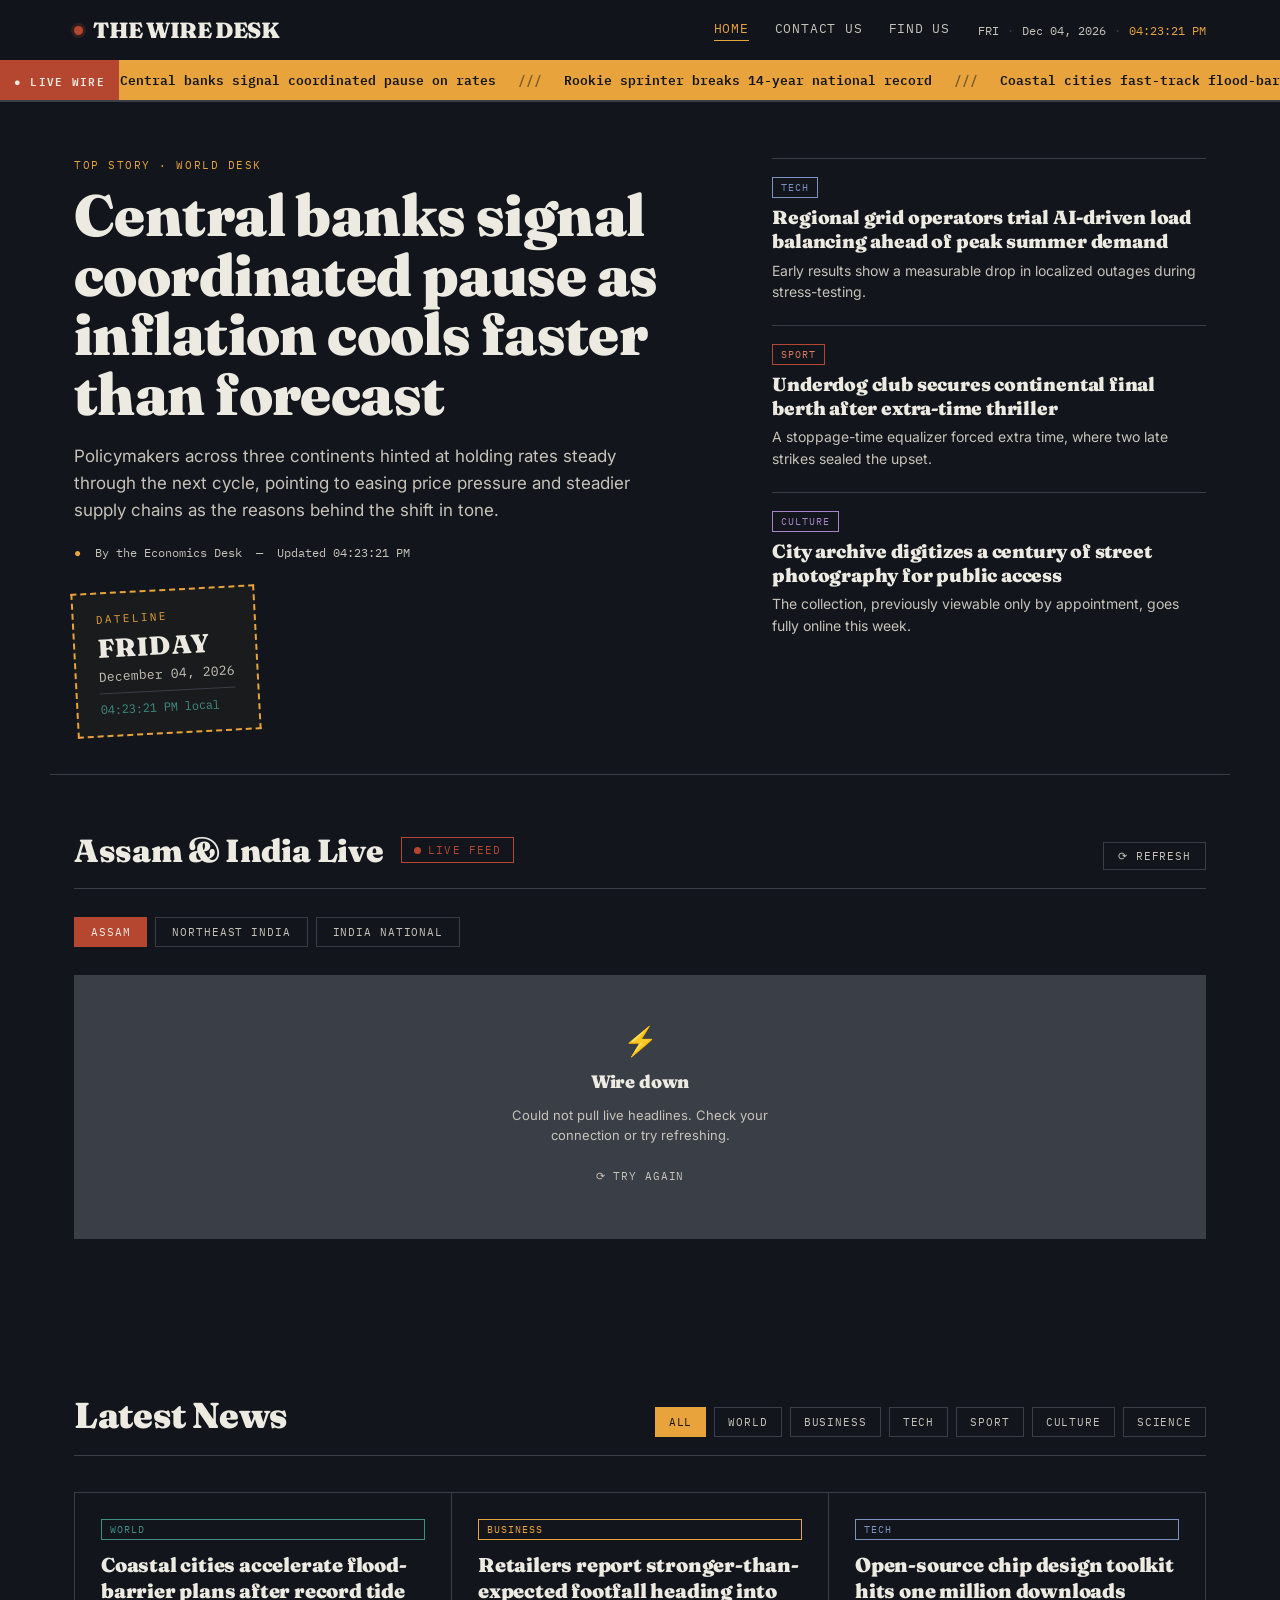
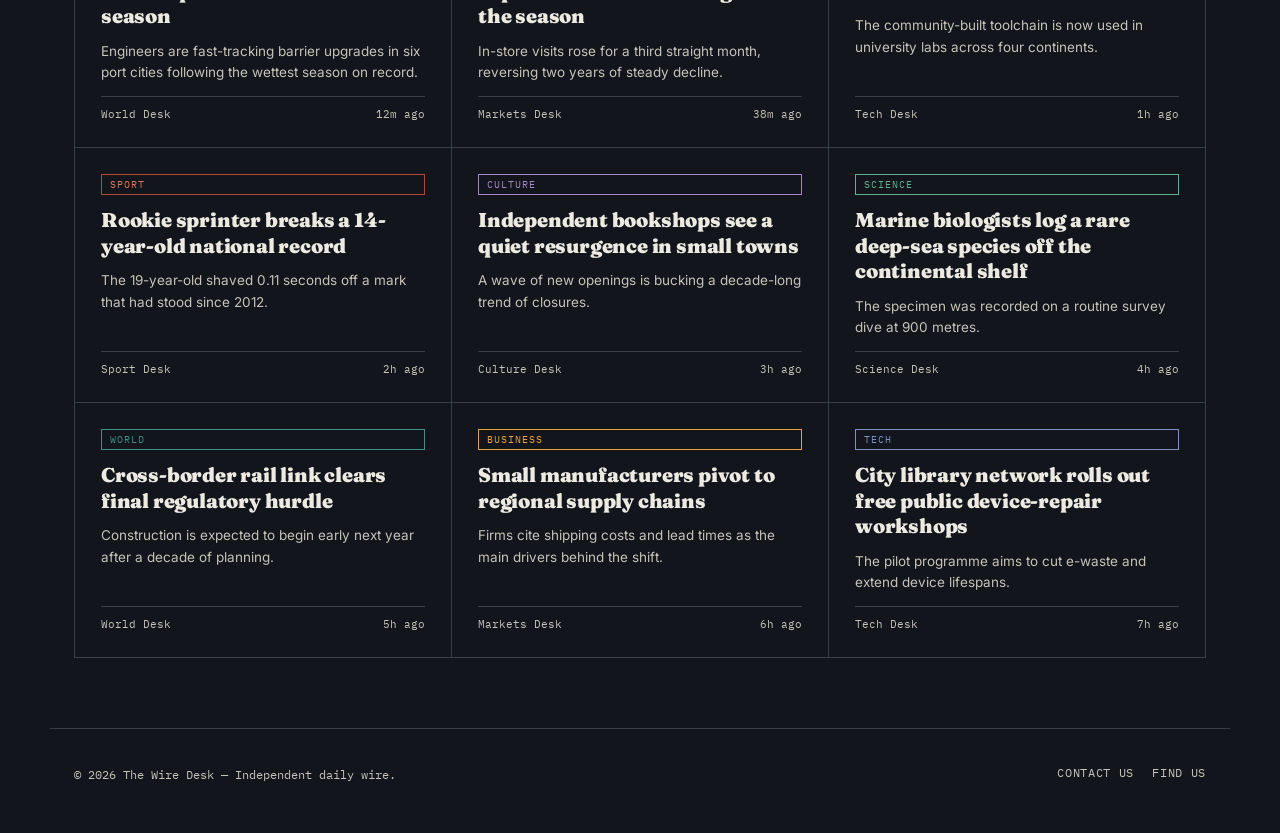
<file: index.html>
<!DOCTYPE html>
<html lang="en">
<head>
<meta charset="UTF-8">
<meta name="viewport" content="width=device-width, initial-scale=1.0">
<title>The Wire Desk — Live News Wire</title>
<meta name="description" content="Independent daily news wire — latest headlines across World, Business, Tech, Sport, Culture and Science.">
<link rel="preconnect" href="https://fonts.googleapis.com">
<link rel="preconnect" href="https://fonts.gstatic.com" crossorigin>
<link href="https://fonts.googleapis.com/css2?family=Fraunces:opsz,wght@9..144,500;9..144,600;9..144,900&family=Inter:wght@400;500;600;700&family=IBM+Plex+Mono:wght@400;500;600&display=swap" rel="stylesheet">
<link rel="stylesheet" href="styles.css">
<style>
/* ── Live India / Assam section extras ── */
.live-section-head {
  display:flex; justify-content:space-between; align-items:flex-end;
  margin-bottom:28px; border-bottom:1px solid var(--ash); padding-bottom:18px;
  gap:16px; flex-wrap:wrap;
}
.live-section-head h2 { font-size:clamp(22px,3vw,32px); }
.live-badge {
  display:inline-flex; align-items:center; gap:7px;
  font-family:'IBM Plex Mono',monospace; font-size:11px; letter-spacing:0.1em;
  text-transform:uppercase; color:var(--brick); border:1px solid var(--brick);
  padding:5px 12px;
}
.live-badge .blink { width:7px; height:7px; border-radius:50%; background:var(--brick);
  animation:pulse 1.5s ease-in-out infinite; }

.refresh-btn {
  font-family:'IBM Plex Mono',monospace; font-size:11px; letter-spacing:0.08em;
  text-transform:uppercase; background:none; border:1px solid var(--ash);
  color:var(--paper-dim); padding:6px 14px; cursor:pointer;
  transition:border-color .2s, color .2s;
}
.refresh-btn:hover { border-color:var(--amber); color:var(--amber); }
.refresh-btn:disabled { opacity:0.4; cursor:not-allowed; }

/* region tabs */
.region-tabs { display:flex; gap:8px; margin-bottom:28px; flex-wrap:wrap; }
.rtab {
  font-family:'IBM Plex Mono',monospace; font-size:11px; letter-spacing:0.08em;
  text-transform:uppercase; background:none; border:1px solid var(--ash);
  color:var(--paper-dim); padding:7px 16px; cursor:pointer; transition:all .2s;
}
.rtab.active { background:var(--brick); border-color:var(--brick); color:var(--paper); }
.rtab:hover:not(.active) { border-color:var(--brick); color:#d97a5f; }

/* live news grid */
.live-grid {
  display:grid; grid-template-columns:repeat(3,1fr); gap:1px;
  background:var(--ash); border:1px solid var(--ash); min-height:260px;
}
.live-card {
  background:var(--ink); padding:24px; display:flex; flex-direction:column; gap:10px;
  transition:background .25s, transform .25s, box-shadow .25s; position:relative;
}
.live-card:hover {
  background:var(--panel); transform:translateY(-4px);
  box-shadow:0 12px 28px -12px rgba(0,0,0,0.55);
}
.live-card h3 { font-size:18px; line-height:1.3; }
.live-card p { color:var(--paper-dim); font-size:13px; line-height:1.6; margin:0; flex-grow:1; }
.live-card .lc-meta {
  display:flex; justify-content:space-between; align-items:center;
  font-family:'IBM Plex Mono',monospace; font-size:11px; color:var(--paper-dim);
  padding-top:10px; border-top:1px solid var(--ash);
}
.live-card .tag.assam { border-color:#e86c3d; color:#e86c3d; }
.live-card .tag.india { border-color:#d4a847; color:#d4a847; }
.live-card .arrow {
  position:absolute; top:22px; right:20px; color:var(--brick);
  opacity:0; transform:translateX(-6px); transition:all .25s; font-size:14px;
}
.live-card:hover .arrow { opacity:1; transform:translateX(0); }

/* skeleton loading */
.skel { background:var(--panel-2); border-radius:2px; animation:shimmer 1.4s ease-in-out infinite; }
@keyframes shimmer {
  0%,100%{opacity:.5;} 50%{opacity:1;}
}
.skel-card { background:var(--ink); padding:24px; display:flex; flex-direction:column; gap:12px; }
.skel-tag { height:18px; width:60px; }
.skel-title { height:14px; width:90%; }
.skel-title.s2 { width:75%; }
.skel-body { height:11px; width:100%; }
.skel-body.s2 { width:88%; }
.skel-body.s3 { width:70%; }

.live-error {
  grid-column:1/-1; display:flex; flex-direction:column; align-items:center;
  justify-content:center; padding:48px 24px; gap:12px; text-align:center;
}
.live-error .err-icon { font-size:28px; }
.live-error p { color:var(--paper-dim); font-size:13px; max-width:34ch; line-height:1.6; margin:0; }

.last-updated {
  font-family:'IBM Plex Mono',monospace; font-size:11px; color:var(--paper-dim);
  margin-top:14px; text-align:right;
}
.last-updated span { color:var(--teal); }

/* section divider */
.section-divider {
  max-width:1180px; margin:0 auto; padding:0 24px;
  border-top:1px solid var(--ash);
}

@media (max-width:860px) {
  .live-grid { grid-template-columns:1fr 1fr; }
}
@media (max-width:560px) {
  .live-grid { grid-template-columns:1fr; }
}
</style>
</head>
<body>

<div class="scroll-progress"></div>

<header>
  <div class="header-inner">
    <a href="index.html" class="logo"><span class="dot"></span> THE WIRE DESK</a>
    <div class="header-right">
      <nav>
        <a href="index.html">Home</a>
        <a href="contact.html">Contact Us</a>
        <a href="findus.html">Find Us</a>
      </nav>
      <div class="header-clock">
        <span data-clock="weekday-short"></span>
        <span class="sep">·</span>
        <span data-clock="date-short"></span>
        <span class="sep">·</span>
        <span class="hc-time" data-clock="time"></span>
      </div>
      <button class="nav-toggle" aria-label="Toggle menu">☰</button>
    </div>
  </div>
  <div class="ticker-bar">
    <div class="ticker-label">● LIVE WIRE</div>
    <div class="ticker-track" id="tickerTrack"></div>
  </div>
</header>

<div class="hero-wrap">
  <div class="hero-grid">
    <div class="hero-lead reveal">
      <span class="eyebrow">Top Story · World Desk</span>
      <h1>Central banks signal coordinated pause as inflation cools faster than forecast</h1>
      <p>Policymakers across three continents hinted at holding rates steady through the next cycle, pointing to easing price pressure and steadier supply chains as the reasons behind the shift in tone.</p>
      <div class="byline">
        <span class="stamp-dot">●</span>
        <span>By the Economics Desk</span>
        <span>—</span>
        <span data-clock="updated"></span>
      </div>
      <div style="margin-top:28px;">
        <div class="dateline-stamp">
          <div class="row1">Dateline</div>
          <div class="day" data-clock="weekday-full"></div>
          <div class="full-date" data-clock="date-full"></div>
          <div class="time"><span data-clock="time"></span> local</div>
        </div>
      </div>
    </div>

    <div class="side-stories">
      <div class="side-story reveal">
        <span class="tag tech">Tech</span>
        <h3>Regional grid operators trial AI-driven load balancing ahead of peak summer demand</h3>
        <p>Early results show a measurable drop in localized outages during stress-testing.</p>
      </div>
      <div class="side-story reveal">
        <span class="tag sport">Sport</span>
        <h3>Underdog club secures continental final berth after extra-time thriller</h3>
        <p>A stoppage-time equalizer forced extra time, where two late strikes sealed the upset.</p>
      </div>
      <div class="side-story reveal">
        <span class="tag culture">Culture</span>
        <h3>City archive digitizes a century of street photography for public access</h3>
        <p>The collection, previously viewable only by appointment, goes fully online this week.</p>
      </div>
    </div>
  </div>
</div>

<!-- ══════════════════════════════════════════════════════
     LIVE ASSAM & INDIA NEWS SECTION
══════════════════════════════════════════════════════ -->
<div class="section-divider"></div>
<section id="liveIndia" style="padding-top:56px;">
  <div class="live-section-head reveal">
    <div style="display:flex;align-items:center;gap:18px;flex-wrap:wrap;">
      <h2>Assam &amp; India Live</h2>
      <span class="live-badge"><span class="blink"></span> Live Feed</span>
    </div>
    <div style="display:flex;align-items:center;gap:10px;flex-wrap:wrap;">
      <button class="refresh-btn" id="refreshBtn" onclick="fetchLiveNews(true)">⟳ Refresh</button>
    </div>
  </div>

  <div class="region-tabs reveal" id="regionTabs">
    <button class="rtab active" data-region="assam">Assam</button>
    <button class="rtab" data-region="northeast">Northeast India</button>
    <button class="rtab" data-region="india">India National</button>
  </div>

  <div class="live-grid" id="liveGrid">
    <!-- skeleton placeholders -->
    <div class="skel-card">
      <div class="skel skel-tag"></div>
      <div class="skel skel-title"></div>
      <div class="skel skel-title s2"></div>
      <div class="skel skel-body"></div>
      <div class="skel skel-body s2"></div>
      <div class="skel skel-body s3"></div>
    </div>
    <div class="skel-card">
      <div class="skel skel-tag"></div>
      <div class="skel skel-title"></div>
      <div class="skel skel-title s2"></div>
      <div class="skel skel-body"></div>
      <div class="skel skel-body s2"></div>
    </div>
    <div class="skel-card">
      <div class="skel skel-tag"></div>
      <div class="skel skel-title"></div>
      <div class="skel skel-body"></div>
      <div class="skel skel-body s2"></div>
      <div class="skel skel-body s3"></div>
    </div>
  </div>
  <p class="last-updated" id="lastUpdated"></p>
</section>

<!-- ══════════════════════════════════════════════════════
     EXISTING NEWS SECTION
══════════════════════════════════════════════════════ -->
<section id="news">
  <div class="section-head reveal">
    <h2>Latest News</h2>
    <div class="filters" id="filters">
      <button class="filter-btn active" data-filter="all">All</button>
      <button class="filter-btn" data-filter="world">World</button>
      <button class="filter-btn" data-filter="business">Business</button>
      <button class="filter-btn" data-filter="tech">Tech</button>
      <button class="filter-btn" data-filter="sport">Sport</button>
      <button class="filter-btn" data-filter="culture">Culture</button>
      <button class="filter-btn" data-filter="science">Science</button>
    </div>
  </div>
  <div class="news-grid" id="newsGrid"></div>
</section>

<footer>
  <span>© <span data-clock="year"></span> The Wire Desk — Independent daily wire.</span>
  <nav>
    <a href="contact.html">Contact Us</a>
    <a href="findus.html">Find Us</a>
  </nav>
</footer>

<button class="back-to-top" aria-label="Back to top">↑</button>

<script src="script.js"></script>
<script>
/* ── Static news grid ── */
const NEWS = [
  {cat:'world', tag:'World', title:'Coastal cities accelerate flood-barrier plans after record tide season', excerpt:'Engineers are fast-tracking barrier upgrades in six port cities following the wettest season on record.', time:'12m ago', author:'World Desk'},
  {cat:'business', tag:'Business', title:'Retailers report stronger-than-expected footfall heading into the season', excerpt:'In-store visits rose for a third straight month, reversing two years of steady decline.', time:'38m ago', author:'Markets Desk'},
  {cat:'tech', tag:'Tech', title:'Open-source chip design toolkit hits one million downloads', excerpt:'The community-built toolchain is now used in university labs across four continents.', time:'1h ago', author:'Tech Desk'},
  {cat:'sport', tag:'Sport', title:'Rookie sprinter breaks a 14-year-old national record', excerpt:'The 19-year-old shaved 0.11 seconds off a mark that had stood since 2012.', time:'2h ago', author:'Sport Desk'},
  {cat:'culture', tag:'Culture', title:'Independent bookshops see a quiet resurgence in small towns', excerpt:'A wave of new openings is bucking a decade-long trend of closures.', time:'3h ago', author:'Culture Desk'},
  {cat:'science', tag:'Science', title:'Marine biologists log a rare deep-sea species off the continental shelf', excerpt:'The specimen was recorded on a routine survey dive at 900 metres.', time:'4h ago', author:'Science Desk'},
  {cat:'world', tag:'World', title:'Cross-border rail link clears final regulatory hurdle', excerpt:'Construction is expected to begin early next year after a decade of planning.', time:'5h ago', author:'World Desk'},
  {cat:'business', tag:'Business', title:'Small manufacturers pivot to regional supply chains', excerpt:'Firms cite shipping costs and lead times as the main drivers behind the shift.', time:'6h ago', author:'Markets Desk'},
  {cat:'tech', tag:'Tech', title:'City library network rolls out free public device-repair workshops', excerpt:'The pilot programme aims to cut e-waste and extend device lifespans.', time:'7h ago', author:'Tech Desk'},
];

const TICKER_ITEMS = [
  'Central banks signal coordinated pause on rates',
  'Rookie sprinter breaks 14-year national record',
  'Coastal cities fast-track flood-barrier upgrades',
  'Open-source chip toolkit passes one million downloads',
  'Cross-border rail link clears final hurdle',
  'Independent bookshops see quiet resurgence'
];

function renderNews(){
  const grid = document.getElementById('newsGrid');
  grid.innerHTML = NEWS.map((item,i)=>`
    <article class="news-card reveal" data-cat="${item.cat}" style="transition-delay:${(i%3)*0.08}s">
      <span class="arrow">→</span>
      <span class="tag ${item.cat}">${item.tag}</span>
      <h3>${item.title}</h3>
      <p>${item.excerpt}</p>
      <div class="news-meta"><span>${item.author}</span><span>${item.time}</span></div>
    </article>
  `).join('');
  window.WireDesk.observeReveals();
}
renderNews();
window.WireDesk.initTicker(TICKER_ITEMS);

document.getElementById('filters').addEventListener('click', (e)=>{
  const btn = e.target.closest('.filter-btn');
  if(!btn) return;
  document.querySelectorAll('.filter-btn').forEach(b=>b.classList.remove('active'));
  btn.classList.add('active');
  const f = btn.dataset.filter;
  document.querySelectorAll('.news-card').forEach(card=>{
    card.classList.toggle('hidden', f!=='all' && card.dataset.cat!==f);
  });
});

/* ══════════════════════════════════════════════════════
   LIVE ASSAM & INDIA NEWS — Anthropic API with web search
══════════════════════════════════════════════════════ */
let currentRegion = 'assam';
let lastFetchedRegion = null;

const REGION_PROMPTS = {
  assam: `You are a news editor. Search the web and find the 6 most recent and important news headlines from Assam, India today (${new Date().toLocaleDateString('en-IN',{day:'2-digit',month:'long',year:'numeric'})}). Focus on politics, floods/natural disasters, economy, development, culture, and crime. Return ONLY a JSON array with exactly 6 objects. Each object must have: "title" (concise headline, max 12 words), "excerpt" (2-sentence summary, max 40 words), "category" (one of: Politics, Floods, Economy, Culture, Crime, Development), "timeAgo" (e.g. "2h ago"), "source" (news outlet name). Return raw JSON only, no markdown, no preamble.`,

  northeast: `You are a news editor. Search the web and find the 6 most recent important news headlines from Northeast India (Assam, Meghalaya, Manipur, Nagaland, Arunachal Pradesh, Mizoram, Tripura, Sikkim) today (${new Date().toLocaleDateString('en-IN',{day:'2-digit',month:'long',year:'numeric'})}). Include diverse states. Return ONLY a JSON array with exactly 6 objects. Each object must have: "title" (concise headline, max 12 words), "excerpt" (2-sentence summary, max 40 words), "category" (one of: Politics, Security, Economy, Culture, Disaster, Development), "timeAgo" (e.g. "3h ago"), "source" (news outlet name), "state" (state name). Return raw JSON only, no markdown, no preamble.`,

  india: `You are a news editor. Search the web and find the 6 most recent top national headlines from India today (${new Date().toLocaleDateString('en-IN',{day:'2-digit',month:'long',year:'numeric'})}). Cover politics, economy, sports, science/tech, and society. Return ONLY a JSON array with exactly 6 objects. Each object must have: "title" (concise headline, max 12 words), "excerpt" (2-sentence summary, max 40 words), "category" (one of: Politics, Economy, Sports, Science, Society, Security), "timeAgo" (e.g. "1h ago"), "source" (news outlet name). Return raw JSON only, no markdown, no preamble.`,
};

const CAT_COLORS = {
  Politics:'#d97a5f', Floods:'#7c93c2', Economy:'#e8a33d',
  Culture:'#a884c9', Crime:'#b5462f', Development:'#3f8f86',
  Security:'#b5462f', Disaster:'#7c93c2', Sports:'#d97a5f',
  Science:'#5fb18c', Society:'#a884c9',
};

function skeletonHTML(){
  return Array.from({length:6}).map(()=>`
    <div class="skel-card">
      <div class="skel skel-tag"></div>
      <div class="skel skel-title"></div>
      <div class="skel skel-title s2"></div>
      <div class="skel skel-body"></div>
      <div class="skel skel-body s2"></div>
      <div class="skel skel-body s3"></div>
    </div>`).join('');
}

function renderLiveCards(items, region){
  const regionLabel = {assam:'Assam',northeast:'Northeast',india:'India'}[region] || 'India';
  return items.map((item, i)=>{
    const color = CAT_COLORS[item.category] || 'var(--paper-dim)';
    const stateLabel = item.state ? ` · ${item.state}` : '';
    return `
    <article class="live-card reveal" style="transition-delay:${(i%3)*0.07}s">
      <span class="arrow">→</span>
      <span class="tag" style="border-color:${color};color:${color};">${item.category}</span>
      <h3>${item.title}</h3>
      <p>${item.excerpt}</p>
      <div class="lc-meta">
        <span>${item.source}${stateLabel}</span>
        <span>${item.timeAgo}</span>
      </div>
    </article>`;
  }).join('');
}

async function fetchLiveNews(forceRefresh = false){
  if(!forceRefresh && currentRegion === lastFetchedRegion) return;

  const grid = document.getElementById('liveGrid');
  const refreshBtn = document.getElementById('refreshBtn');
  const lastUpdatedEl = document.getElementById('lastUpdated');

  grid.innerHTML = skeletonHTML();
  refreshBtn.disabled = true;
  refreshBtn.textContent = '⟳ Loading…';
  lastUpdatedEl.textContent = '';

  const prompt = REGION_PROMPTS[currentRegion];

  try {
    const response = await fetch('https://api.anthropic.com/v1/messages', {
      method:'POST',
      headers:{'Content-Type':'application/json'},
      body: JSON.stringify({
        model:'claude-sonnet-4-6',
        max_tokens:1000,
        tools:[{type:'web_search_20250305', name:'web_search'}],
        messages:[{role:'user', content: prompt}]
      })
    });

    if(!response.ok) throw new Error(`API error ${response.status}`);
    const data = await response.json();

    // Extract text from all content blocks (web_search + text)
    const fullText = (data.content || [])
      .filter(b => b.type === 'text')
      .map(b => b.text)
      .join('');

    // Strip markdown fences if present
    const jsonStr = fullText.replace(/```json|```/gi,'').trim();
    const items = JSON.parse(jsonStr);

    if(!Array.isArray(items) || items.length === 0) throw new Error('Empty response');

    grid.innerHTML = renderLiveCards(items, currentRegion);
    lastFetchedRegion = currentRegion;
    window.WireDesk.observeReveals();

    const now = new Date();
    const timeStr = now.toLocaleTimeString(undefined,{hour:'2-digit',minute:'2-digit'});
    lastUpdatedEl.innerHTML = `Last updated: <span>${timeStr}</span>`;

    // Update ticker with live headlines
    const tickerItems = items.slice(0,4).map(i => i.title);
    const track = document.getElementById('tickerTrack');
    if(track){
      const all = [...tickerItems, ...TICKER_ITEMS.slice(0,2), ...tickerItems, ...TICKER_ITEMS.slice(0,2)];
      track.innerHTML = all.map(t=>`<span>${t}</span><span class="sep">///</span>`).join('');
    }

  } catch(err){
    console.error('Live news fetch error:', err);
    grid.innerHTML = `
      <div class="live-error">
        <div class="err-icon">⚡</div>
        <h3 style="font-family:'Fraunces',serif;font-size:18px;margin:0;">Wire down</h3>
        <p>Could not pull live headlines. Check your connection or try refreshing.</p>
        <button class="refresh-btn" onclick="fetchLiveNews(true)" style="margin-top:4px;">⟳ Try again</button>
      </div>`;
  } finally {
    refreshBtn.disabled = false;
    refreshBtn.textContent = '⟳ Refresh';
  }
}

/* Region tab switching */
document.getElementById('regionTabs').addEventListener('click', (e)=>{
  const btn = e.target.closest('.rtab');
  if(!btn) return;
  document.querySelectorAll('.rtab').forEach(b=>b.classList.remove('active'));
  btn.classList.add('active');
  currentRegion = btn.dataset.region;
  lastFetchedRegion = null; // force re-fetch
  fetchLiveNews();
});

/* Initial fetch */
fetchLiveNews();

/* Auto-refresh every 10 minutes */
setInterval(()=>{ lastFetchedRegion = null; fetchLiveNews(); }, 10 * 60 * 1000);
</script>
</body>
</html>
</file>
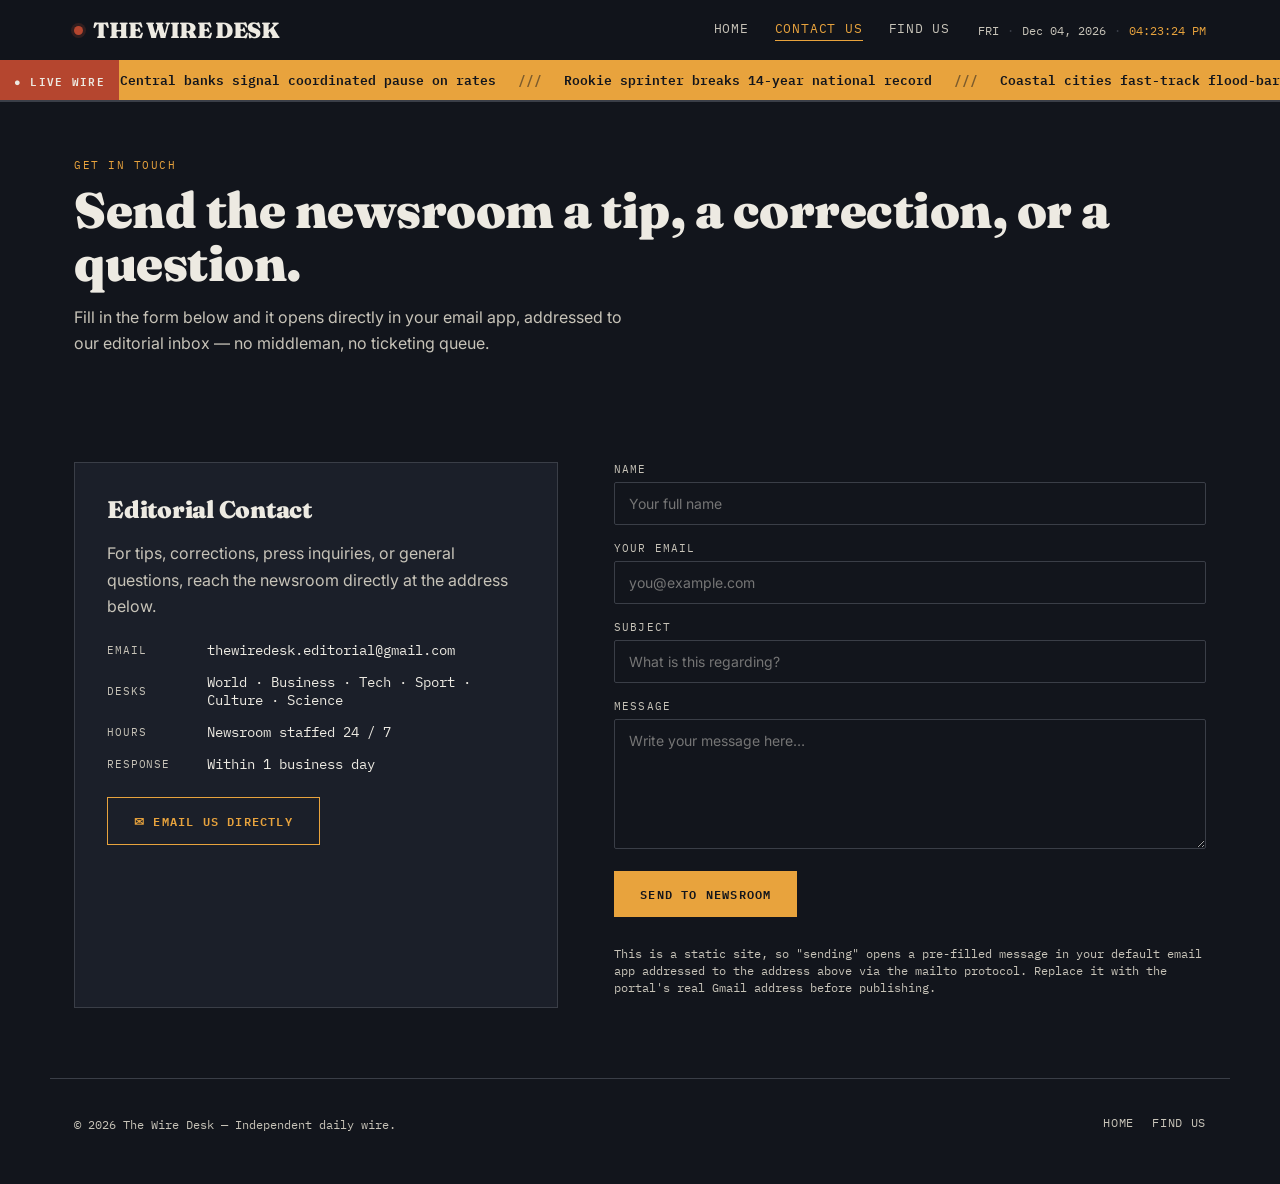
<file: contact.html>
<!DOCTYPE html>
<html lang="en">
<head>
<meta charset="UTF-8">
<meta name="viewport" content="width=device-width, initial-scale=1.0">
<title>Contact Us — The Wire Desk</title>
<meta name="description" content="Contact the Wire Desk newsroom directly via email.">
<link rel="preconnect" href="https://fonts.googleapis.com">
<link rel="preconnect" href="https://fonts.gstatic.com" crossorigin>
<link href="https://fonts.googleapis.com/css2?family=Fraunces:opsz,wght@9..144,500;9..144,600;9..144,900&family=Inter:wght@400;500;600;700&family=IBM+Plex+Mono:wght@400;500;600&display=swap" rel="stylesheet">
<link rel="stylesheet" href="styles.css">
</head>
<body>

<div class="scroll-progress"></div>

<header>
  <div class="header-inner">
    <a href="index.html" class="logo"><span class="dot"></span> THE WIRE DESK</a>
    <div class="header-right">
      <nav>
        <a href="index.html">Home</a>
        <a href="contact.html">Contact Us</a>
        <a href="findus.html">Find Us</a>
      </nav>
      <div class="header-clock">
        <span data-clock="weekday-short"></span>
        <span class="sep">·</span>
        <span data-clock="date-short"></span>
        <span class="sep">·</span>
        <span class="hc-time" data-clock="time"></span>
      </div>
      <button class="nav-toggle" aria-label="Toggle menu">☰</button>
    </div>
  </div>
  <div class="ticker-bar">
    <div class="ticker-label">● LIVE WIRE</div>
    <div class="ticker-track" id="tickerTrack"></div>
  </div>
</header>

<div class="page-hero reveal">
  <span class="eyebrow">Get In Touch</span>
  <h1>Send the newsroom a tip, a correction, or a question.</h1>
  <p>Fill in the form below and it opens directly in your email app, addressed to our editorial inbox — no middleman, no ticketing queue.</p>
</div>

<section>
  <div class="contact-grid">
    <div class="info-panel reveal">
      <h2>Editorial Contact</h2>
      <p>For tips, corrections, press inquiries, or general questions, reach the newsroom directly at the address below.</p>
      <div class="contact-line"><span class="k">Email</span><a class="v" href="mailto:thewiredesk.editorial@gmail.com">thewiredesk.editorial@gmail.com</a></div>
      <div class="contact-line"><span class="k">Desks</span><span class="v">World · Business · Tech · Sport · Culture · Science</span></div>
      <div class="contact-line"><span class="k">Hours</span><span class="v">Newsroom staffed 24 / 7</span></div>
      <div class="contact-line"><span class="k">Response</span><span class="v">Within 1 business day</span></div>
      <div style="margin-top:24px;">
        <a class="btn outline" href="mailto:thewiredesk.editorial@gmail.com">✉ Email us directly</a>
      </div>
    </div>

    <form id="contactForm" class="reveal">
      <div class="field">
        <label for="cf-name">Name</label>
        <input id="cf-name" type="text" required placeholder="Your full name">
      </div>
      <div class="field">
        <label for="cf-email">Your email</label>
        <input id="cf-email" type="email" required placeholder="you@example.com">
      </div>
      <div class="field">
        <label for="cf-subject">Subject</label>
        <input id="cf-subject" type="text" required placeholder="What is this regarding?">
      </div>
      <div class="field">
        <label for="cf-message">Message</label>
        <textarea id="cf-message" required placeholder="Write your message here…"></textarea>
      </div>
      <div class="submit-row">
        <button type="submit" class="send">Send to Newsroom</button>
        <span class="form-status" id="formStatus"></span>
      </div>
      <p class="form-note">This is a static site, so "sending" opens a pre-filled message in your default email app addressed to the address above via the mailto protocol. Replace it with the portal's real Gmail address before publishing.</p>
    </form>
  </div>
</section>

<footer>
  <span>© <span data-clock="year"></span> The Wire Desk — Independent daily wire.</span>
  <nav>
    <a href="index.html">Home</a>
    <a href="findus.html">Find Us</a>
  </nav>
</footer>

<button class="back-to-top" aria-label="Back to top">↑</button>

<script src="script.js"></script>
<script>
const TICKER_ITEMS = [
  'Central banks signal coordinated pause on rates',
  'Rookie sprinter breaks 14-year national record',
  'Coastal cities fast-track flood-barrier upgrades',
  'Open-source chip toolkit passes one million downloads',
  'Cross-border rail link clears final hurdle',
  'Independent bookshops see quiet resurgence'
];
window.WireDesk.initTicker(TICKER_ITEMS);

const OFFICIAL_EMAIL = 'thewiredesk.editorial@gmail.com';
document.getElementById('contactForm').addEventListener('submit', function(e){
  e.preventDefault();
  const name = document.getElementById('cf-name').value.trim();
  const email = document.getElementById('cf-email').value.trim();
  const subject = document.getElementById('cf-subject').value.trim();
  const message = document.getElementById('cf-message').value.trim();

  const body = `Name: ${name}\nEmail: ${email}\n\n${message}`;
  const mailto = `mailto:${OFFICIAL_EMAIL}?subject=${encodeURIComponent(subject)}&body=${encodeURIComponent(body)}`;

  window.location.href = mailto;
  const status = document.getElementById('formStatus');
  status.textContent = 'Opening your email app…';
  setTimeout(()=>{ status.textContent = ''; }, 4000);
});
</script>
</body>
</html>
</file>
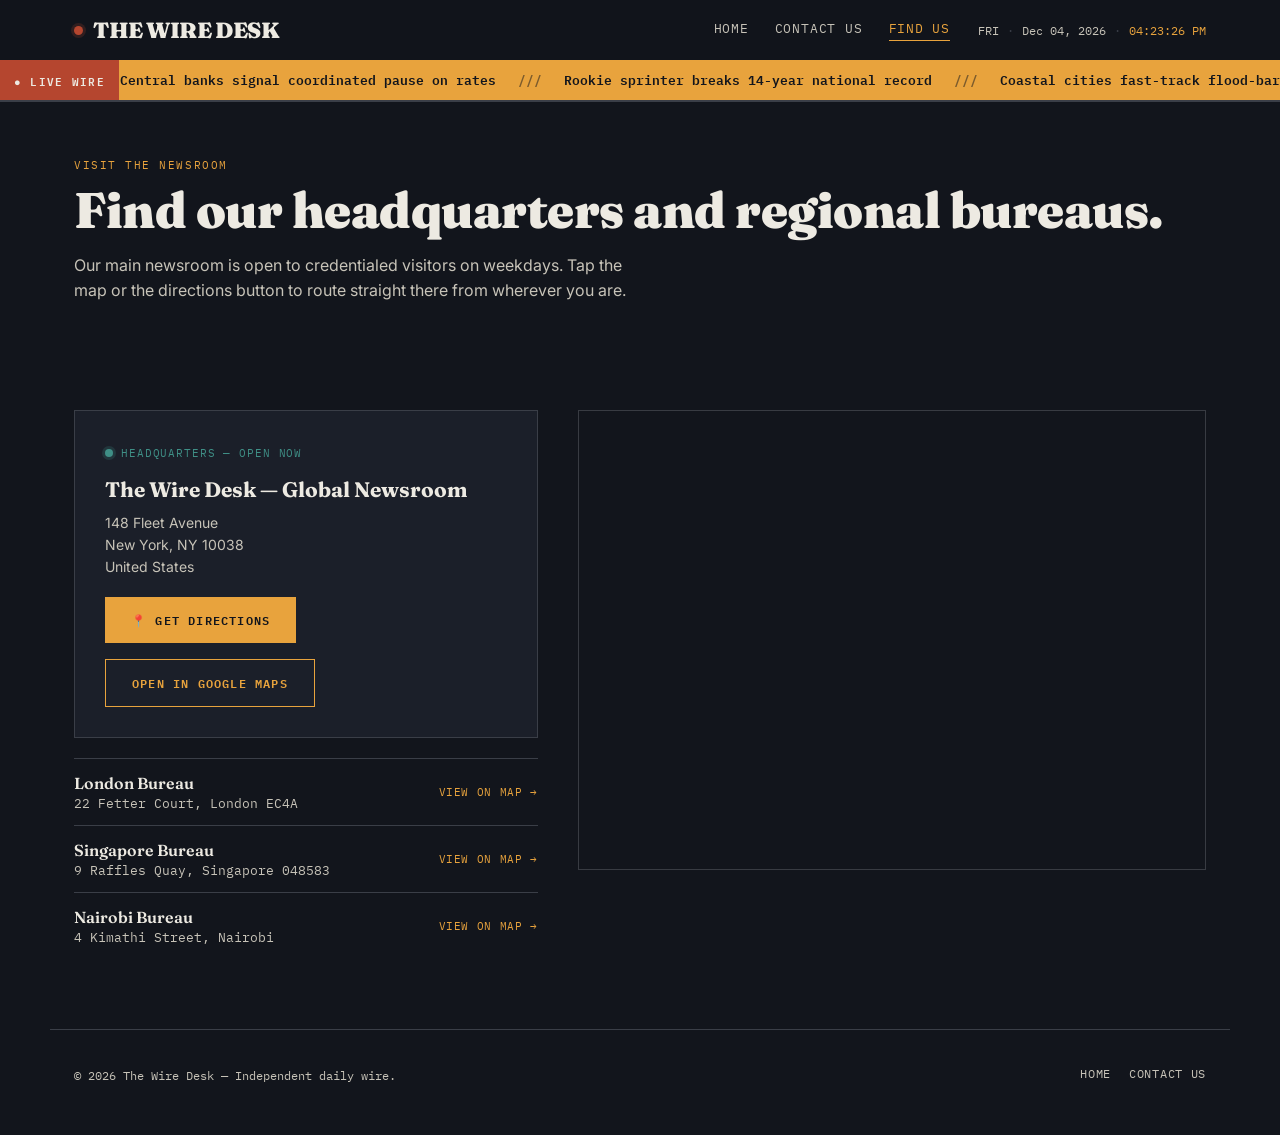
<file: findus.html>
<!DOCTYPE html>
<html lang="en">
<head>
<meta charset="UTF-8">
<meta name="viewport" content="width=device-width, initial-scale=1.0">
<title>Find Us — The Wire Desk</title>
<meta name="description" content="Locate the Wire Desk global newsroom headquarters and regional bureaus on Google Maps.">
<link rel="preconnect" href="https://fonts.googleapis.com">
<link rel="preconnect" href="https://fonts.gstatic.com" crossorigin>
<link href="https://fonts.googleapis.com/css2?family=Fraunces:opsz,wght@9..144,500;9..144,600;9..144,900&family=Inter:wght@400;500;600;700&family=IBM+Plex+Mono:wght@400;500;600&display=swap" rel="stylesheet">
<link rel="stylesheet" href="styles.css">
</head>
<body>

<div class="scroll-progress"></div>

<header>
  <div class="header-inner">
    <a href="index.html" class="logo"><span class="dot"></span> THE WIRE DESK</a>
    <div class="header-right">
      <nav>
        <a href="index.html">Home</a>
        <a href="contact.html">Contact Us</a>
        <a href="findus.html">Find Us</a>
      </nav>
      <div class="header-clock">
        <span data-clock="weekday-short"></span>
        <span class="sep">·</span>
        <span data-clock="date-short"></span>
        <span class="sep">·</span>
        <span class="hc-time" data-clock="time"></span>
      </div>
      <button class="nav-toggle" aria-label="Toggle menu">☰</button>
    </div>
  </div>
  <div class="ticker-bar">
    <div class="ticker-label">● LIVE WIRE</div>
    <div class="ticker-track" id="tickerTrack"></div>
  </div>
</header>

<div class="page-hero reveal">
  <span class="eyebrow">Visit The Newsroom</span>
  <h1>Find our headquarters and regional bureaus.</h1>
  <p>Our main newsroom is open to credentialed visitors on weekdays. Tap the map or the directions button to route straight there from wherever you are.</p>
</div>

<section>
  <div class="findus-grid">
    <div class="reveal">
      <div class="hq-card">
        <div class="hq-badge"><span class="ping"></span> Headquarters — Open Now</div>
        <div class="hq-name">The Wire Desk — Global Newsroom</div>
        <div class="hq-addr">
          148 Fleet Avenue<br>
          New York, NY 10038<br>
          United States
        </div>
        <div class="submit-row">
          <a class="btn" target="_blank" rel="noopener"
             href="https://www.google.com/maps/dir/?api=1&destination=148+Fleet+Avenue+New+York+NY+10038">
             📍 Get Directions
          </a>
          <a class="btn outline" target="_blank" rel="noopener"
             href="https://www.google.com/maps/search/?api=1&query=148+Fleet+Avenue+New+York+NY+10038">
             Open in Google Maps
          </a>
        </div>
      </div>

      <div class="bureaus">
        <div class="bureau-item">
          <div>
            <div class="bname">London Bureau</div>
            <div class="baddr">22 Fetter Court, London EC4A</div>
          </div>
          <a target="_blank" rel="noopener" href="https://www.google.com/maps/search/?api=1&query=22+Fetter+Court+London+EC4A">View on map →</a>
        </div>
        <div class="bureau-item">
          <div>
            <div class="bname">Singapore Bureau</div>
            <div class="baddr">9 Raffles Quay, Singapore 048583</div>
          </div>
          <a target="_blank" rel="noopener" href="https://www.google.com/maps/search/?api=1&query=9+Raffles+Quay+Singapore+048583">View on map →</a>
        </div>
        <div class="bureau-item">
          <div>
            <div class="bname">Nairobi Bureau</div>
            <div class="baddr">4 Kimathi Street, Nairobi</div>
          </div>
          <a target="_blank" rel="noopener" href="https://www.google.com/maps/search/?api=1&query=4+Kimathi+Street+Nairobi">View on map →</a>
        </div>
      </div>
    </div>

    <div class="reveal">
      <iframe class="map-embed"
        src="https://www.google.com/maps?q=148+Fleet+Avenue+New+York+NY+10038&output=embed"
        loading="lazy"
        referrerpolicy="no-referrer-when-downgrade"
        title="Map showing The Wire Desk headquarters location">
      </iframe>
    </div>
  </div>
</section>

<footer>
  <span>© <span data-clock="year"></span> The Wire Desk — Independent daily wire.</span>
  <nav>
    <a href="index.html">Home</a>
    <a href="contact.html">Contact Us</a>
  </nav>
</footer>

<button class="back-to-top" aria-label="Back to top">↑</button>

<script src="script.js"></script>
<script>
const TICKER_ITEMS = [
  'Central banks signal coordinated pause on rates',
  'Rookie sprinter breaks 14-year national record',
  'Coastal cities fast-track flood-barrier upgrades',
  'Open-source chip toolkit passes one million downloads',
  'Cross-border rail link clears final hurdle',
  'Independent bookshops see quiet resurgence'
];
window.WireDesk.initTicker(TICKER_ITEMS);
</script>
</body>
</html>
</file>
<file: styles.css>
/* =========================================================
   THE WIRE DESK — shared stylesheet
   ========================================================= */
:root{
  --ink:#12151c;
  --panel:#1b1f29;
  --panel-2:#20242f;
  --paper:#edeae2;
  --paper-dim:#c7c3b8;
  --amber:#e8a33d;
  --teal:#3f8f86;
  --brick:#b5462f;
  --ash:#3a3e47;
  --radius:2px;
}
*{box-sizing:border-box;}
html{scroll-behavior:smooth;}
body{
  margin:0;
  background:var(--ink);
  color:var(--paper);
  font-family:'Inter',sans-serif;
  -webkit-font-smoothing:antialiased;
  opacity:0;
  animation:pageIn .6s ease forwards;
}
@keyframes pageIn{
  from{opacity:0;transform:translateY(10px);}
  to{opacity:1;transform:translateY(0);}
}
a{color:inherit;text-decoration:none;}
::selection{background:var(--amber);color:var(--ink);}
img{max-width:100%;display:block;}

h1,h2,h3,.display{
  font-family:'Fraunces',serif;
  font-weight:900;
  letter-spacing:-0.01em;
  margin:0;
}
.mono{font-family:'IBM Plex Mono',monospace;}
.eyebrow{
  font-family:'IBM Plex Mono',monospace;
  font-size:11px;
  letter-spacing:0.14em;
  text-transform:uppercase;
  color:var(--amber);
}

/* ===== Scroll progress bar ===== */
.scroll-progress{
  position:fixed;top:0;left:0;height:2px;width:0%;
  background:var(--amber);z-index:100;
  transition:width .08s linear;
}

/* ===== Reveal on scroll ===== */
.reveal{
  opacity:0;
  transform:translateY(28px);
  transition:opacity 0.7s cubic-bezier(.2,.7,.3,1), transform 0.7s cubic-bezier(.2,.7,.3,1);
}
.reveal.visible{opacity:1;transform:translateY(0);}
@media (prefers-reduced-motion: reduce){
  .reveal{opacity:1;transform:none;transition:none;}
  html{scroll-behavior:auto;}
  body{animation:none;opacity:1;}
}

/* ===== Header ===== */
header{
  position:sticky;top:0;z-index:50;
  background:rgba(18,21,28,0.94);
  backdrop-filter:blur(10px);
  border-bottom:1px solid var(--ash);
}
.header-inner{
  max-width:1180px;margin:0 auto;padding:16px 24px;
  display:flex;align-items:center;justify-content:space-between;gap:20px;
}
.logo{
  font-family:'Fraunces',serif;font-weight:900;font-size:22px;
  display:flex;align-items:center;gap:10px;letter-spacing:-0.02em;
  flex-shrink:0;
}
.logo .dot{
  width:9px;height:9px;border-radius:50%;background:var(--brick);
  box-shadow:0 0 0 3px rgba(181,70,47,0.2);
  animation:pulse 2.2s ease-in-out infinite;
}
@keyframes pulse{
  0%,100%{box-shadow:0 0 0 3px rgba(181,70,47,0.2);}
  50%{box-shadow:0 0 0 6px rgba(181,70,47,0.08);}
}

.header-right{display:flex;align-items:center;gap:28px;}
nav{display:flex;gap:26px;align-items:center;}
nav a{
  font-size:13px;font-family:'IBM Plex Mono',monospace;
  letter-spacing:0.06em;text-transform:uppercase;
  color:var(--paper-dim);position:relative;padding-bottom:4px;
  transition:color .25s;
}
nav a:hover, nav a.current{color:var(--amber);}
nav a::after{
  content:"";position:absolute;left:0;bottom:0;width:0;height:1px;
  background:var(--amber);transition:width .25s;
}
nav a:hover::after, nav a.current::after{width:100%;}

.header-clock{
  font-family:'IBM Plex Mono',monospace;font-size:12px;color:var(--paper-dim);
  display:flex;align-items:center;gap:8px;white-space:nowrap;
}
.header-clock .sep{color:var(--ash);}
.header-clock .hc-time{color:var(--amber);}

.nav-toggle{
  display:none;background:none;border:1px solid var(--ash);color:var(--paper);
  padding:8px 11px;font-size:16px;cursor:pointer;flex-shrink:0;
}

/* ===== Ticker ===== */
.ticker-bar{
  background:var(--amber);color:var(--ink);
  overflow:hidden;white-space:nowrap;position:relative;
  border-bottom:1px solid var(--ash);
}
.ticker-label{
  position:absolute;left:0;top:0;bottom:0;z-index:2;
  background:var(--brick);color:var(--paper);
  display:flex;align-items:center;padding:0 14px;
  font-family:'IBM Plex Mono',monospace;font-size:11px;letter-spacing:0.12em;font-weight:600;
}
.ticker-track{
  display:inline-flex;align-items:center;padding-left:120px;
  animation:ticker 32s linear infinite;
  font-family:'IBM Plex Mono',monospace;font-size:13px;font-weight:600;
}
.ticker-track span{padding:9px 0;}
.ticker-track .sep{margin:0 22px;opacity:0.5;}
@keyframes ticker{
  from{transform:translateX(0);}
  to{transform:translateX(-50%);}
}

/* ===== Page hero (used on contact / find-us) ===== */
.page-hero{max-width:1180px;margin:0 auto;padding:56px 24px 20px;}
.page-hero .eyebrow{display:block;margin-bottom:12px;}
.page-hero h1{font-size:clamp(32px,4.6vw,50px);line-height:1.05;margin-bottom:14px;}
.page-hero p{color:var(--paper-dim);font-size:16px;line-height:1.6;max-width:56ch;}

/* ===== Home hero ===== */
.hero-wrap{max-width:1180px;margin:0 auto;padding:56px 24px 40px;position:relative;}
.hero-grid{display:grid;grid-template-columns:1.5fr 1fr;gap:48px;align-items:start;}
.hero-lead .eyebrow{margin-bottom:14px;display:block;}
.hero-lead h1{font-size:clamp(34px,5vw,58px);line-height:1.03;margin-bottom:18px;}
.hero-lead p{color:var(--paper-dim);font-size:17px;line-height:1.6;max-width:52ch;margin-bottom:20px;}
.byline{
  font-family:'IBM Plex Mono',monospace;font-size:12px;color:var(--paper-dim);
  display:flex;gap:14px;align-items:center;flex-wrap:wrap;
}
.byline .stamp-dot{color:var(--amber);}

.dateline-stamp{
  border:2px dashed var(--amber);padding:18px 22px;transform:rotate(-3deg);
  width:fit-content;background:rgba(232,163,61,0.04);
}
.dateline-stamp .row1{
  font-family:'IBM Plex Mono',monospace;font-size:11px;letter-spacing:0.18em;
  color:var(--amber);text-transform:uppercase;margin-bottom:6px;
}
.dateline-stamp .day{
  font-family:'Fraunces',serif;font-weight:900;font-size:26px;text-transform:uppercase;
  letter-spacing:0.02em;color:var(--paper);
}
.dateline-stamp .full-date{font-family:'IBM Plex Mono',monospace;font-size:13px;color:var(--paper-dim);margin-top:4px;}
.dateline-stamp .time{
  font-family:'IBM Plex Mono',monospace;font-size:12px;color:var(--teal);margin-top:8px;
  border-top:1px solid var(--ash);padding-top:8px;
}

.side-stories{display:flex;flex-direction:column;gap:22px;}
.side-story{border-top:1px solid var(--ash);padding-top:16px;}
.side-story h3{font-size:19px;line-height:1.25;margin:8px 0 6px;}
.side-story p{color:var(--paper-dim);font-size:14px;line-height:1.55;margin:0;}

.tag{
  font-family:'IBM Plex Mono',monospace;font-size:10px;letter-spacing:0.1em;text-transform:uppercase;
  padding:3px 8px;border:1px solid var(--ash);color:var(--paper-dim);display:inline-block;
}
.tag.world{border-color:var(--teal);color:var(--teal);}
.tag.business{border-color:var(--amber);color:var(--amber);}
.tag.tech{border-color:#7c93c2;color:#7c93c2;}
.tag.sport{border-color:var(--brick);color:#d97a5f;}
.tag.culture{border-color:#a884c9;color:#a884c9;}
.tag.science{border-color:#5fb18c;color:#5fb18c;}

/* ===== Section shell ===== */
section{max-width:1180px;margin:0 auto;padding:70px 24px;}
.section-head{
  display:flex;justify-content:space-between;align-items:flex-end;
  margin-bottom:36px;border-bottom:1px solid var(--ash);padding-bottom:18px;gap:20px;flex-wrap:wrap;
}
.section-head h2{font-size:clamp(26px,3.4vw,36px);}

.filters{display:flex;gap:8px;flex-wrap:wrap;}
.filter-btn{
  font-family:'IBM Plex Mono',monospace;font-size:11px;letter-spacing:0.08em;text-transform:uppercase;
  background:none;border:1px solid var(--ash);color:var(--paper-dim);
  padding:7px 13px;cursor:pointer;transition:all .2s;
}
.filter-btn:hover{border-color:var(--amber);color:var(--amber);}
.filter-btn.active{background:var(--amber);border-color:var(--amber);color:var(--ink);}

/* ===== News grid ===== */
.news-grid{
  display:grid;grid-template-columns:repeat(3,1fr);gap:1px;
  background:var(--ash);border:1px solid var(--ash);
}
.news-card{
  background:var(--ink);padding:26px;display:flex;flex-direction:column;gap:12px;
  transition:background .25s, transform .25s, box-shadow .25s;
  position:relative;
}
.news-card:hover{
  background:var(--panel);transform:translateY(-5px);
  box-shadow:0 14px 30px -14px rgba(0,0,0,0.55);
}
.news-card h3{font-size:20px;line-height:1.28;}
.news-card p{color:var(--paper-dim);font-size:13.5px;line-height:1.6;margin:0;flex-grow:1;}
.news-meta{
  display:flex;justify-content:space-between;align-items:center;
  font-family:'IBM Plex Mono',monospace;font-size:11px;color:var(--paper-dim);
  padding-top:10px;border-top:1px solid var(--ash);
}
.news-card .arrow{
  position:absolute;top:24px;right:22px;color:var(--amber);
  opacity:0;transform:translateX(-6px);transition:all .25s;font-size:15px;
}
.news-card:hover .arrow{opacity:1;transform:translateX(0);}
.news-card.hidden{display:none;}

/* ===== Contact page ===== */
.contact-grid{display:grid;grid-template-columns:0.9fr 1.1fr;gap:56px;}
.info-panel{
  background:var(--panel);border:1px solid var(--ash);padding:32px;
}
.info-panel h2{font-size:24px;margin-bottom:16px;}
.info-panel p{color:var(--paper-dim);line-height:1.65;margin-bottom:22px;}
.contact-line{
  display:flex;align-items:center;gap:12px;margin-bottom:14px;
  font-family:'IBM Plex Mono',monospace;font-size:13.5px;
}
.contact-line .k{color:var(--paper-dim);width:88px;flex-shrink:0;text-transform:uppercase;font-size:11px;letter-spacing:0.08em;}
.contact-line .v{color:var(--paper);transition:color .2s;}
.contact-line a.v:hover{color:var(--amber);}

form{display:flex;flex-direction:column;gap:16px;}
.field{display:flex;flex-direction:column;gap:6px;}
.field label{
  font-family:'IBM Plex Mono',monospace;font-size:11px;letter-spacing:0.1em;text-transform:uppercase;color:var(--paper-dim);
}
.field input,.field textarea{
  background:var(--ink);border:1px solid var(--ash);color:var(--paper);
  padding:12px 14px;font-family:'Inter',sans-serif;font-size:14px;
  border-radius:var(--radius);outline:none;transition:border-color .2s, box-shadow .2s;
}
.field input:focus,.field textarea:focus{border-color:var(--amber);box-shadow:0 0 0 3px rgba(232,163,61,0.12);}
.field textarea{resize:vertical;min-height:130px;}
.submit-row{display:flex;align-items:center;gap:16px;margin-top:6px;flex-wrap:wrap;}
button.send, a.btn{
  font-family:'IBM Plex Mono',monospace;font-size:12px;letter-spacing:0.1em;text-transform:uppercase;
  background:var(--amber);color:var(--ink);border:none;padding:13px 26px;
  cursor:pointer;font-weight:600;transition:transform .15s, background .2s, box-shadow .2s;
  display:inline-flex;align-items:center;gap:8px;
}
button.send:hover, a.btn:hover{background:#f3b459;transform:translateY(-2px);box-shadow:0 8px 20px -8px rgba(232,163,61,0.5);}
a.btn.outline{background:none;border:1px solid var(--amber);color:var(--amber);}
a.btn.outline:hover{background:rgba(232,163,61,0.08);}
.form-note{font-family:'IBM Plex Mono',monospace;font-size:11.5px;color:var(--paper-dim);line-height:1.5;}
.form-status{font-family:'IBM Plex Mono',monospace;font-size:12px;color:var(--teal);min-height:16px;}

/* ===== Find Us page ===== */
.findus-grid{display:grid;grid-template-columns:0.85fr 1.15fr;gap:40px;align-items:start;}
.hq-card{background:var(--panel);border:1px solid var(--ash);padding:30px;margin-bottom:20px;}
.hq-card .hq-name{font-family:'Fraunces',serif;font-weight:700;font-size:21px;margin-bottom:10px;}
.hq-card .hq-addr{color:var(--paper-dim);font-size:14px;line-height:1.6;margin-bottom:18px;}
.hq-badge{
  display:inline-flex;align-items:center;gap:8px;
  font-family:'IBM Plex Mono',monospace;font-size:11px;letter-spacing:0.08em;text-transform:uppercase;
  color:var(--teal);margin-bottom:16px;
}
.hq-badge .ping{
  width:8px;height:8px;border-radius:50%;background:var(--teal);
  box-shadow:0 0 0 3px rgba(63,143,134,0.2);
  animation:pulse2 2s ease-in-out infinite;
}
@keyframes pulse2{
  0%,100%{box-shadow:0 0 0 3px rgba(63,143,134,0.2);}
  50%{box-shadow:0 0 0 7px rgba(63,143,134,0.06);}
}
.map-embed{
  width:100%;height:460px;border:1px solid var(--ash);filter:grayscale(0.25) contrast(1.05);
}
.bureaus{margin-top:8px;}
.bureau-item{
  display:flex;justify-content:space-between;align-items:center;
  padding:14px 0;border-top:1px solid var(--ash);gap:12px;flex-wrap:wrap;
}
.bureau-item .bname{font-family:'Fraunces',serif;font-weight:600;font-size:16px;}
.bureau-item .baddr{color:var(--paper-dim);font-size:12.5px;font-family:'IBM Plex Mono',monospace;margin-top:2px;}
.bureau-item a{
  font-family:'IBM Plex Mono',monospace;font-size:11px;letter-spacing:0.06em;text-transform:uppercase;
  color:var(--amber);white-space:nowrap;transition:opacity .2s;
}
.bureau-item a:hover{opacity:0.7;}

/* ===== Back to top ===== */
.back-to-top{
  position:fixed;bottom:24px;right:24px;z-index:60;
  width:44px;height:44px;border:1px solid var(--ash);background:var(--panel);
  color:var(--amber);display:flex;align-items:center;justify-content:center;
  cursor:pointer;opacity:0;pointer-events:none;transform:translateY(10px);
  transition:all .3s;font-size:16px;
}
.back-to-top.show{opacity:1;pointer-events:auto;transform:translateY(0);}
.back-to-top:hover{background:var(--panel-2);border-color:var(--amber);}

footer{
  max-width:1180px;margin:0 auto;padding:36px 24px 50px;
  display:flex;justify-content:space-between;align-items:center;gap:16px;flex-wrap:wrap;
  font-family:'IBM Plex Mono',monospace;font-size:11.5px;color:var(--paper-dim);
  border-top:1px solid var(--ash);
}
footer nav{gap:18px;}
footer nav a{font-size:11.5px;}

/* ===== Mobile ===== */
@media (max-width:860px){
  .hero-grid{grid-template-columns:1fr;}
  .contact-grid{grid-template-columns:1fr;}
  .findus-grid{grid-template-columns:1fr;}
  .news-grid{grid-template-columns:1fr 1fr;}

  .nav-toggle{display:block;}
  .header-right nav{
    position:fixed;top:0;right:0;height:100vh;width:min(78vw,320px);
    background:var(--panel);border-left:1px solid var(--ash);
    flex-direction:column;align-items:flex-start;justify-content:flex-start;
    padding:90px 28px 28px;gap:22px;
    transform:translateX(100%);transition:transform .35s cubic-bezier(.2,.7,.3,1);
    z-index:55;
  }
  .header-right nav.open{transform:translateX(0);}
  nav a{font-size:15px;}
  .header-clock{display:none;}
}
@media (max-width:560px){
  .news-grid{grid-template-columns:1fr;}
  .dateline-stamp{transform:rotate(0deg);}
  .map-embed{height:340px;}
}
</file>
